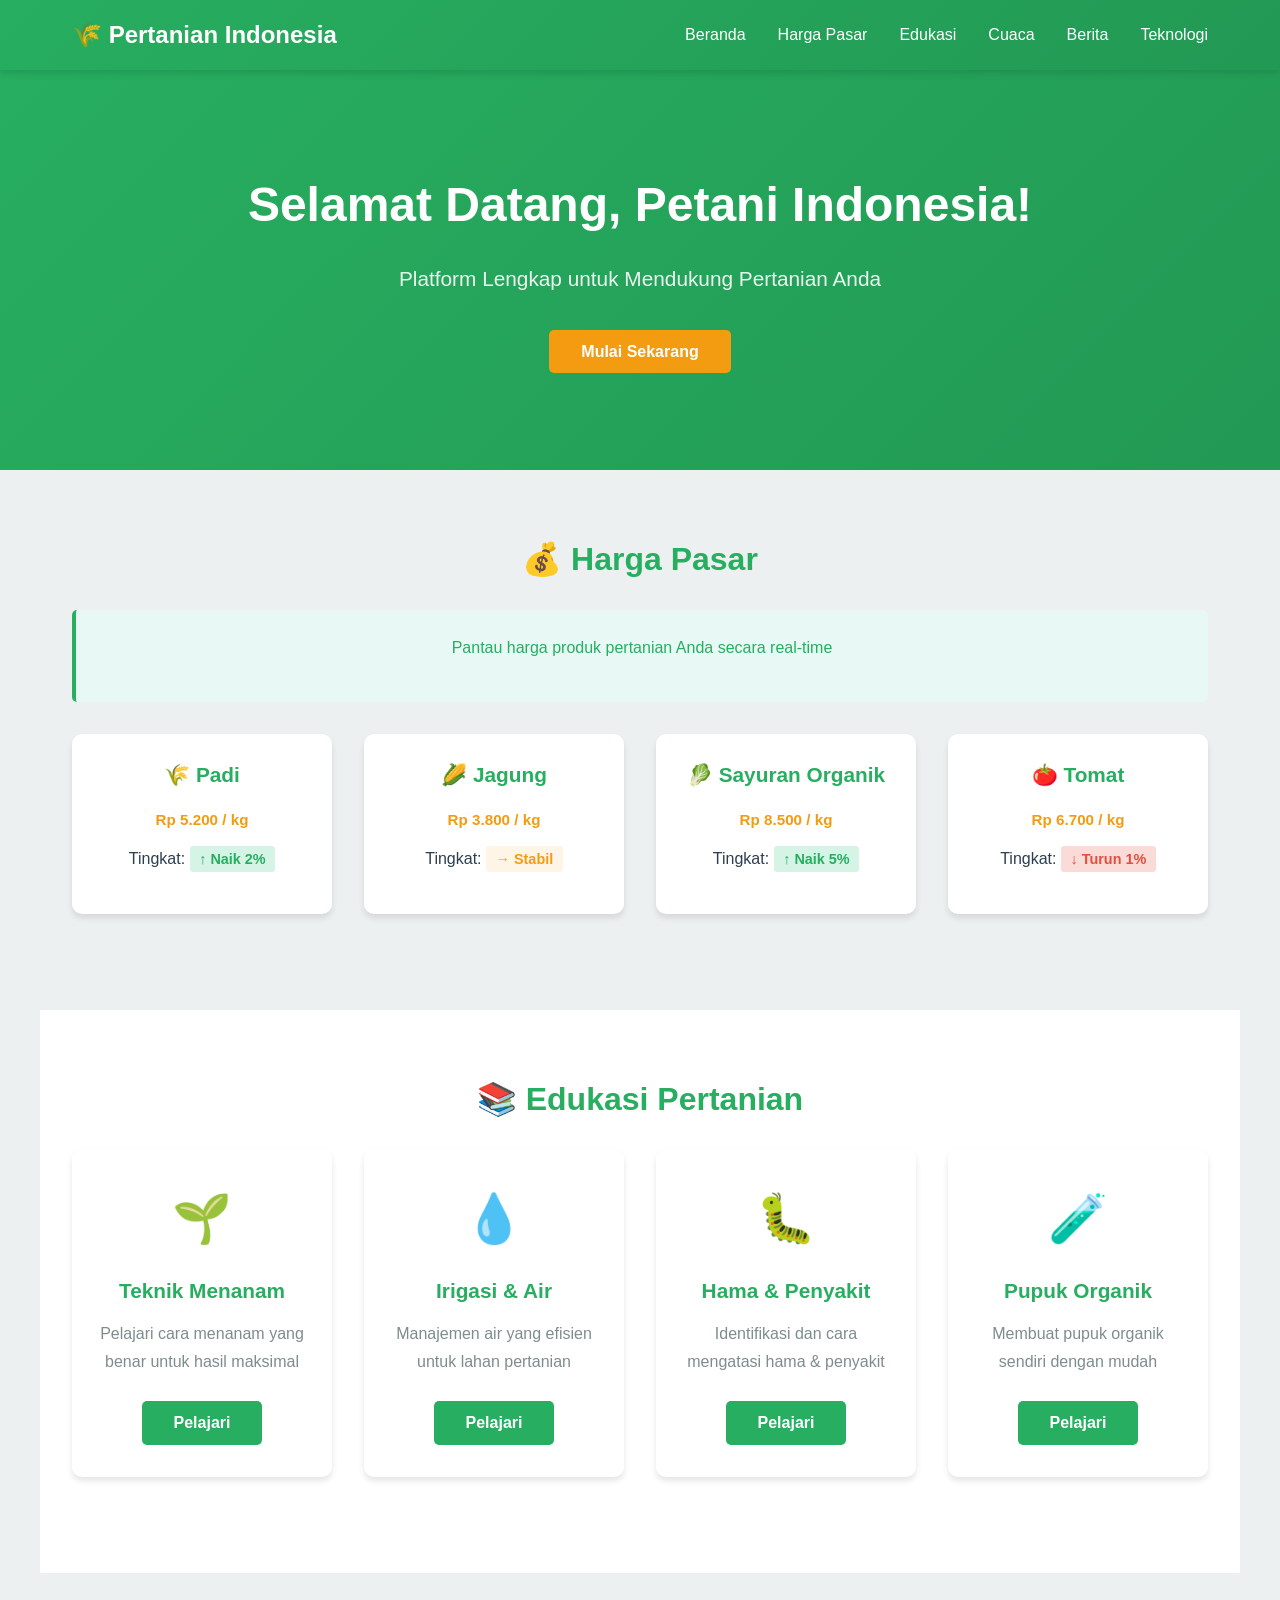
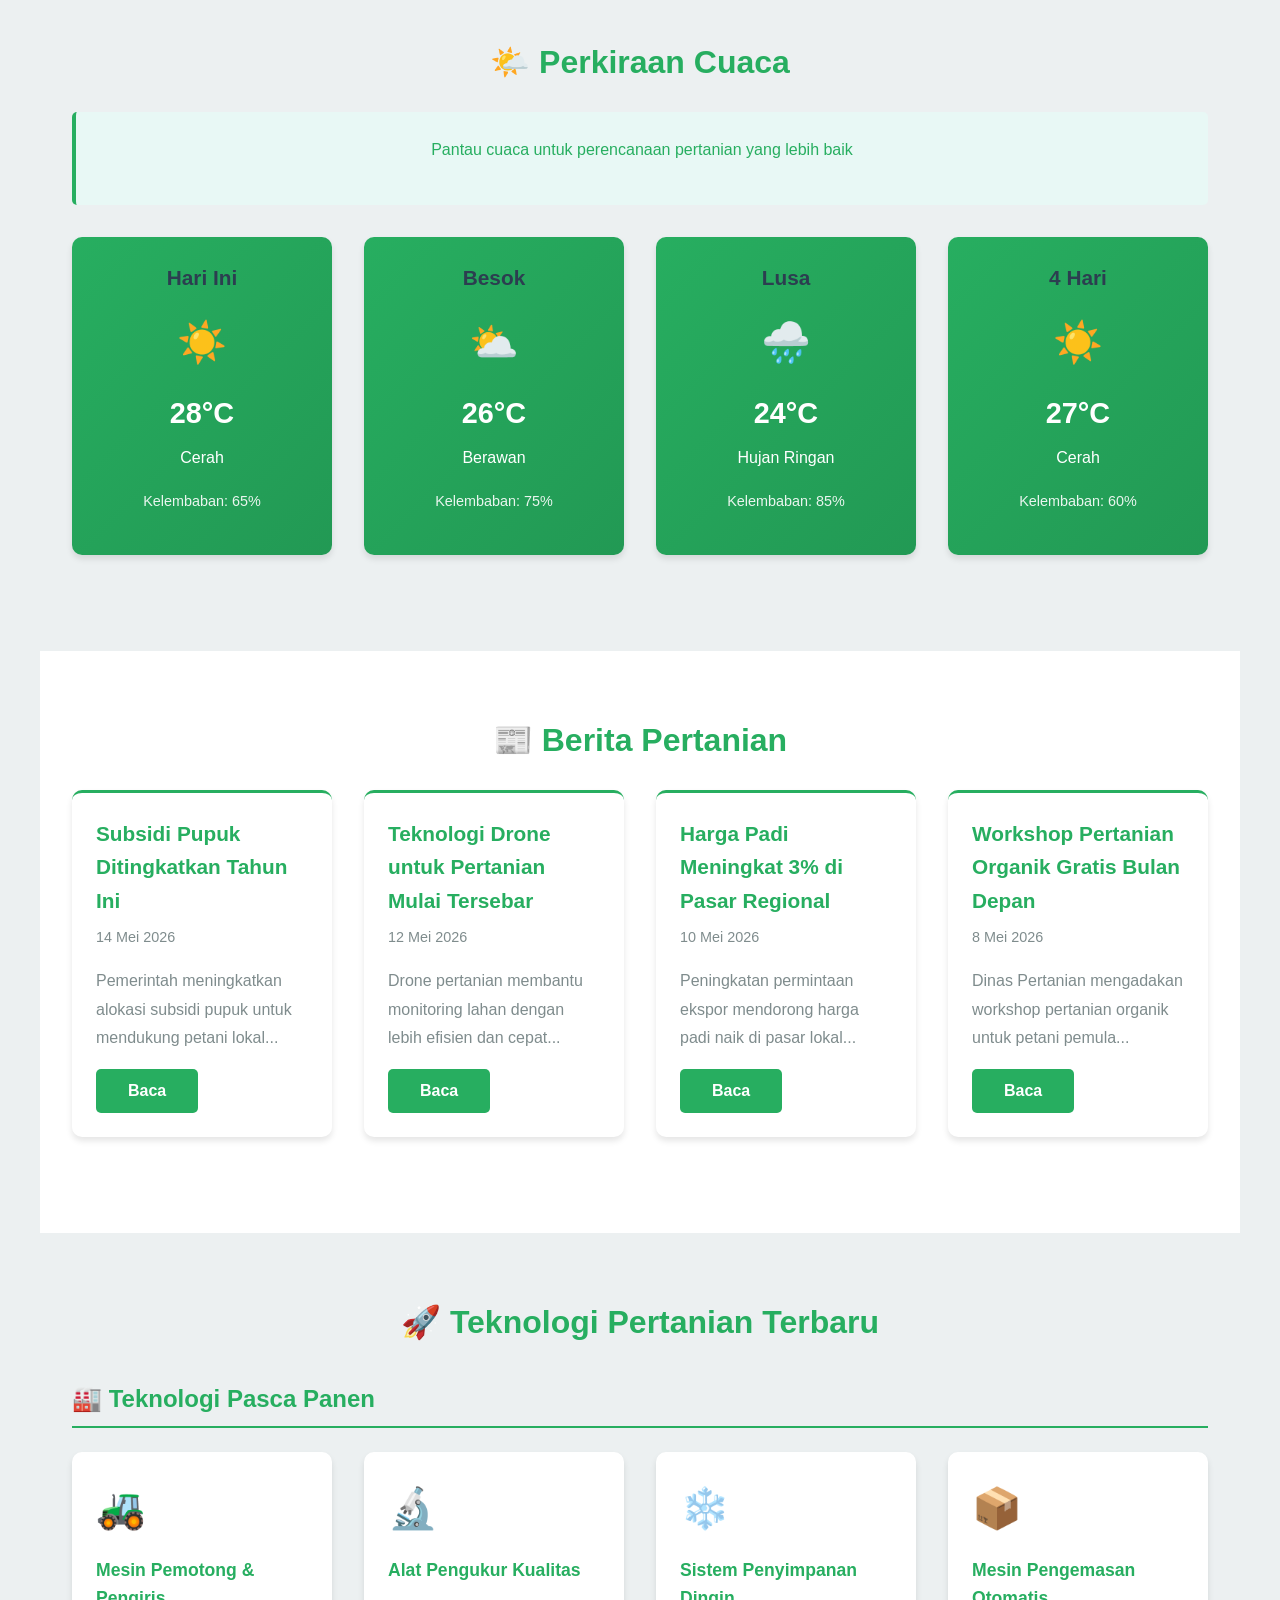
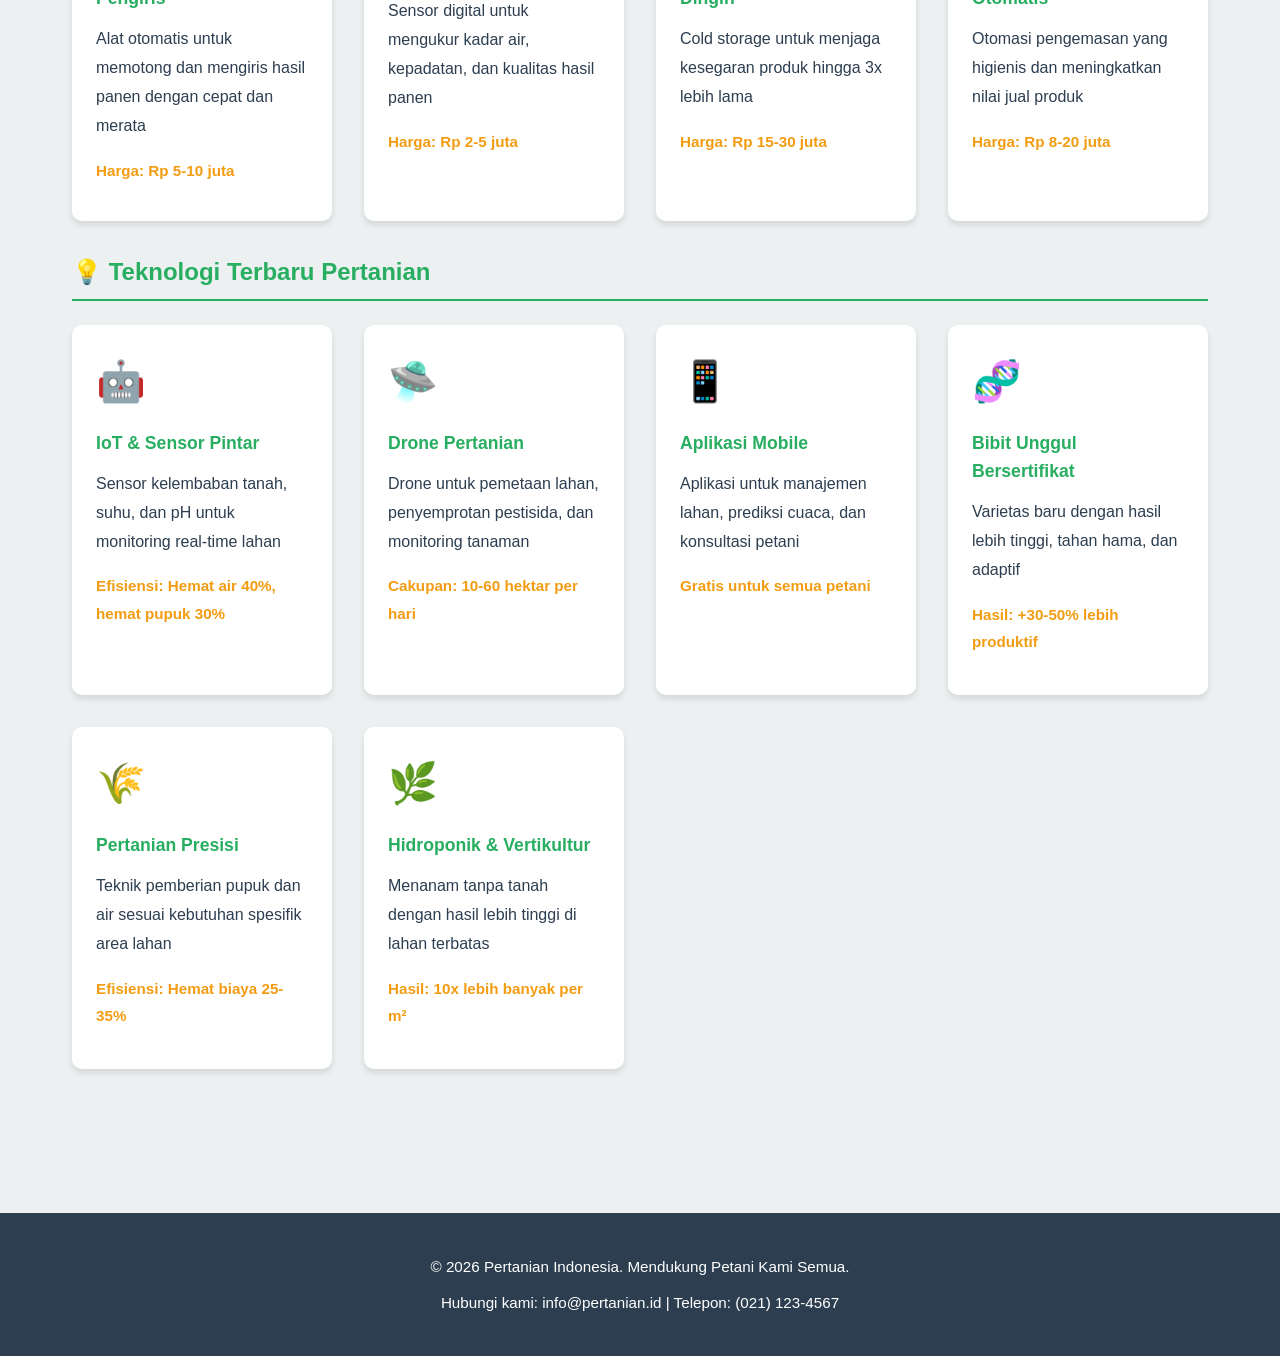
<file: pertanian/index.html>
<!DOCTYPE html>
<html lang="id">
<head>
    <meta charset="UTF-8">
    <meta name="viewport" content="width=device-width, initial-scale=1.0">
    <title>Pertanian Indonesia - Platform Pendukung Petani</title>
    <link rel="stylesheet" href="styles.css">
</head>
<body>
    <!-- Header/Navigation -->
    <header class="header">
        <nav class="navbar">
            <div class="logo">🌾 Pertanian Indonesia</div>
            <ul class="menu">
                <li><a href="#home">Beranda</a></li>
                <li><a href="#harga">Harga Pasar</a></li>
                <li><a href="#edukasi">Edukasi</a></li>
                <li><a href="#cuaca">Cuaca</a></li>
                <li><a href="#news">Berita</a></li>
                <li><a href="#teknologi">Teknologi</a></li>
            </ul>
        </nav>
    </header>

    <!-- Hero Section -->
    <section id="home" class="hero">
        <div class="hero-content">
            <h1>Selamat Datang, Petani Indonesia!</h1>
            <p>Platform Lengkap untuk Mendukung Pertanian Anda</p>
            <button class="btn btn-primary" onclick="scrollTo('harga')">Mulai Sekarang</button>
        </div>
    </section>

    <!-- Harga Pasar Section -->
    <section id="harga" class="section">
        <h2>💰 Harga Pasar</h2>
        <div class="info-box">
            <p>Pantau harga produk pertanian Anda secara real-time</p>
        </div>
        <div class="market-grid">
            <div class="market-card">
                <h3>🌾 Padi</h3>
                <div class="price">Rp 5.200 / kg</div>
                <p>Tingkat: <span class="trend up">↑ Naik 2%</span></p>
            </div>
            <div class="market-card">
                <h3>🌽 Jagung</h3>
                <div class="price">Rp 3.800 / kg</div>
                <p>Tingkat: <span class="trend stable">→ Stabil</span></p>
            </div>
            <div class="market-card">
                <h3>🥬 Sayuran Organik</h3>
                <div class="price">Rp 8.500 / kg</div>
                <p>Tingkat: <span class="trend up">↑ Naik 5%</span></p>
            </div>
            <div class="market-card">
                <h3>🍅 Tomat</h3>
                <div class="price">Rp 6.700 / kg</div>
                <p>Tingkat: <span class="trend down">↓ Turun 1%</span></p>
            </div>
        </div>
    </section>

    <!-- Edukasi Section -->
    <section id="edukasi" class="section section-alt">
        <h2>📚 Edukasi Pertanian</h2>
        <div class="education-grid">
            <div class="edu-card">
                <div class="edu-icon">🌱</div>
                <h3>Teknik Menanam</h3>
                <p>Pelajari cara menanam yang benar untuk hasil maksimal</p>
                <button class="btn btn-secondary" onclick="showModal('teknik')">Pelajari</button>
            </div>
            <div class="edu-card">
                <div class="edu-icon">💧</div>
                <h3>Irigasi & Air</h3>
                <p>Manajemen air yang efisien untuk lahan pertanian</p>
                <button class="btn btn-secondary" onclick="showModal('irigasi')">Pelajari</button>
            </div>
            <div class="edu-card">
                <div class="edu-icon">🐛</div>
                <h3>Hama & Penyakit</h3>
                <p>Identifikasi dan cara mengatasi hama & penyakit</p>
                <button class="btn btn-secondary" onclick="showModal('hama')">Pelajari</button>
            </div>
            <div class="edu-card">
                <div class="edu-icon">🧪</div>
                <h3>Pupuk Organik</h3>
                <p>Membuat pupuk organik sendiri dengan mudah</p>
                <button class="btn btn-secondary" onclick="showModal('pupuk')">Pelajari</button>
            </div>
        </div>
    </section>

    <!-- Cuaca Section -->
    <section id="cuaca" class="section">
        <h2>🌤️ Perkiraan Cuaca</h2>
        <div class="info-box">
            <p>Pantau cuaca untuk perencanaan pertanian yang lebih baik</p>
        </div>
        <div class="weather-grid">
            <div class="weather-card">
                <h3>Hari Ini</h3>
                <div class="weather-icon">☀️</div>
                <div class="weather-temp">28°C</div>
                <p>Cerah</p>
                <p class="small">Kelembaban: 65%</p>
            </div>
            <div class="weather-card">
                <h3>Besok</h3>
                <div class="weather-icon">⛅</div>
                <div class="weather-temp">26°C</div>
                <p>Berawan</p>
                <p class="small">Kelembaban: 75%</p>
            </div>
            <div class="weather-card">
                <h3>Lusa</h3>
                <div class="weather-icon">🌧️</div>
                <div class="weather-temp">24°C</div>
                <p>Hujan Ringan</p>
                <p class="small">Kelembaban: 85%</p>
            </div>
            <div class="weather-card">
                <h3>4 Hari</h3>
                <div class="weather-icon">☀️</div>
                <div class="weather-temp">27°C</div>
                <p>Cerah</p>
                <p class="small">Kelembaban: 60%</p>
            </div>
        </div>
    </section>

    <!-- Berita Section -->
    <section id="news" class="section section-alt">
        <h2>📰 Berita Pertanian</h2>
        <div class="news-grid">
            <div class="news-card">
                <h3>Subsidi Pupuk Ditingkatkan Tahun Ini</h3>
                <p class="news-date">14 Mei 2026</p>
                <p>Pemerintah meningkatkan alokasi subsidi pupuk untuk mendukung petani lokal...</p>
                <button class="btn btn-secondary" onclick="alert('Baca selengkapnya: Pemerintah meningkatkan alokasi subsidi pupuk hingga 20% untuk mendukung produktivitas pertanian. Petani dapat mendaftar di kantor desa setempat.')">Baca</button>
            </div>
            <div class="news-card">
                <h3>Teknologi Drone untuk Pertanian Mulai Tersebar</h3>
                <p class="news-date">12 Mei 2026</p>
                <p>Drone pertanian membantu monitoring lahan dengan lebih efisien dan cepat...</p>
                <button class="btn btn-secondary" onclick="alert('Baca selengkapnya: Drone pertanian dapat memetakan lahan, monitoring kesehatan tanaman, dan menghemat biaya operasional hingga 30%.')">Baca</button>
            </div>
            <div class="news-card">
                <h3>Harga Padi Meningkat 3% di Pasar Regional</h3>
                <p class="news-date">10 Mei 2026</p>
                <p>Peningkatan permintaan ekspor mendorong harga padi naik di pasar lokal...</p>
                <button class="btn btn-secondary" onclick="alert('Baca selengkapnya: Permintaan padi dari negara tetangga meningkat drastis, membuat harga padi naik 3% dibanding minggu lalu.')">Baca</button>
            </div>
            <div class="news-card">
                <h3>Workshop Pertanian Organik Gratis Bulan Depan</h3>
                <p class="news-date">8 Mei 2026</p>
                <p>Dinas Pertanian mengadakan workshop pertanian organik untuk petani pemula...</p>
                <button class="btn btn-secondary" onclick="alert('Baca selengkapnya: Workshop pertanian organik akan diselenggarakan di berbagai kabupaten dengan instruktur berpengalaman. Daftar sekarang di aplikasi atau kantor dinas setempat.')">Baca</button>
            </div>
        </div>
    </section>

    <!-- Teknologi Section -->
    <section id="teknologi" class="section">
        <h2>🚀 Teknologi Pertanian Terbaru</h2>
        
        <!-- Teknologi Pasca Panen -->
        <h3 class="subsection-title">🏭 Teknologi Pasca Panen</h3>
        <div class="tech-grid">
            <div class="tech-card">
                <div class="tech-icon">🚜</div>
                <h4>Mesin Pemotong & Pengiris</h4>
                <p>Alat otomatis untuk memotong dan mengiris hasil panen dengan cepat dan merata</p>
                <p class="price">Harga: Rp 5-10 juta</p>
            </div>
            <div class="tech-card">
                <div class="tech-icon">🔬</div>
                <h4>Alat Pengukur Kualitas</h4>
                <p>Sensor digital untuk mengukur kadar air, kepadatan, dan kualitas hasil panen</p>
                <p class="price">Harga: Rp 2-5 juta</p>
            </div>
            <div class="tech-card">
                <div class="tech-icon">❄️</div>
                <h4>Sistem Penyimpanan Dingin</h4>
                <p>Cold storage untuk menjaga kesegaran produk hingga 3x lebih lama</p>
                <p class="price">Harga: Rp 15-30 juta</p>
            </div>
            <div class="tech-card">
                <div class="tech-icon">📦</div>
                <h4>Mesin Pengemasan Otomatis</h4>
                <p>Otomasi pengemasan yang higienis dan meningkatkan nilai jual produk</p>
                <p class="price">Harga: Rp 8-20 juta</p>
            </div>
        </div>

        <!-- Teknologi Terbaru Pertanian -->
        <h3 class="subsection-title">💡 Teknologi Terbaru Pertanian</h3>
        <div class="tech-grid">
            <div class="tech-card">
                <div class="tech-icon">🤖</div>
                <h4>IoT & Sensor Pintar</h4>
                <p>Sensor kelembaban tanah, suhu, dan pH untuk monitoring real-time lahan</p>
                <p class="tech-detail">Efisiensi: Hemat air 40%, hemat pupuk 30%</p>
            </div>
            <div class="tech-card">
                <div class="tech-icon">🛸</div>
                <h4>Drone Pertanian</h4>
                <p>Drone untuk pemetaan lahan, penyemprotan pestisida, dan monitoring tanaman</p>
                <p class="tech-detail">Cakupan: 10-60 hektar per hari</p>
            </div>
            <div class="tech-card">
                <div class="tech-icon">📱</div>
                <h4>Aplikasi Mobile</h4>
                <p>Aplikasi untuk manajemen lahan, prediksi cuaca, dan konsultasi petani</p>
                <p class="tech-detail">Gratis untuk semua petani</p>
            </div>
            <div class="tech-card">
                <div class="tech-icon">🧬</div>
                <h4>Bibit Unggul Bersertifikat</h4>
                <p>Varietas baru dengan hasil lebih tinggi, tahan hama, dan adaptif</p>
                <p class="tech-detail">Hasil: +30-50% lebih produktif</p>
            </div>
            <div class="tech-card">
                <div class="tech-icon">🌾</div>
                <h4>Pertanian Presisi</h4>
                <p>Teknik pemberian pupuk dan air sesuai kebutuhan spesifik area lahan</p>
                <p class="tech-detail">Efisiensi: Hemat biaya 25-35%</p>
            </div>
            <div class="tech-card">
                <div class="tech-icon">🌿</div>
                <h4>Hidroponik & Vertikultur</h4>
                <p>Menanam tanpa tanah dengan hasil lebih tinggi di lahan terbatas</p>
                <p class="tech-detail">Hasil: 10x lebih banyak per m²</p>
            </div>
        </div>
    </section>

    <!-- Footer -->
    <footer class="footer">
        <p>&copy; 2026 Pertanian Indonesia. Mendukung Petani Kami Semua.</p>
        <p>Hubungi kami: info@pertanian.id | Telepon: (021) 123-4567</p>
    </footer>

    <!-- Modal untuk Edukasi -->
    <div id="eduModal" class="modal">
        <div class="modal-content">
            <span class="close" onclick="closeModal()">&times;</span>
            <div id="modalBody"></div>
        </div>
    </div>

    <script src="script.js"></script>
</body>
</html>
</file>
<file: pertanian/styles.css>
/* ============================================
   PERTANIAN INDONESIA - STYLING
   ============================================ */

/* Root Variables */
:root {
    --primary-color: #27ae60;
    --secondary-color: #229954;
    --accent-color: #f39c12;
    --text-color: #2c3e50;
    --light-bg: #ecf0f1;
    --white: #ffffff;
    --shadow: 0 4px 6px rgba(0, 0, 0, 0.1);
    --shadow-lg: 0 8px 12px rgba(0, 0, 0, 0.15);
}

/* Global Styles */
* {
    margin: 0;
    padding: 0;
    box-sizing: border-box;
}

html {
    scroll-behavior: smooth;
}

body {
    font-family: 'Segoe UI', Tahoma, Geneva, Verdana, sans-serif;
    line-height: 1.6;
    color: var(--text-color);
    background-color: var(--light-bg);
    overflow-x: hidden;
}

/* Typography */
h1 {
    font-size: 2.5rem;
    font-weight: 700;
    margin-bottom: 1rem;
    color: var(--text-color);
}

h2 {
    font-size: 2rem;
    font-weight: 700;
    margin-bottom: 1.5rem;
    color: var(--primary-color);
    text-align: center;
}

h3 {
    font-size: 1.3rem;
    font-weight: 600;
    color: var(--text-color);
    margin-bottom: 0.8rem;
}

h4 {
    font-size: 1.1rem;
    font-weight: 600;
    color: var(--text-color);
}

p {
    font-size: 1rem;
    line-height: 1.8;
    margin-bottom: 1rem;
}

/* Header & Navigation */
.header {
    background: linear-gradient(135deg, var(--primary-color), var(--secondary-color));
    color: white;
    padding: 1rem 0;
    position: sticky;
    top: 0;
    z-index: 100;
    box-shadow: var(--shadow);
}

.navbar {
    display: flex;
    justify-content: space-between;
    align-items: center;
    max-width: 1200px;
    margin: 0 auto;
    padding: 0 2rem;
    flex-wrap: wrap;
    gap: 2rem;
}

.logo {
    font-size: 1.5rem;
    font-weight: 700;
    white-space: nowrap;
}

.menu {
    display: flex;
    list-style: none;
    gap: 2rem;
    flex-wrap: wrap;
}

.menu a {
    color: white;
    text-decoration: none;
    font-weight: 500;
    transition: all 0.3s ease;
    font-size: 1rem;
}

.menu a:hover {
    color: var(--accent-color);
    transform: translateY(-2px);
}

/* Hero Section */
.hero {
    background: linear-gradient(135deg, var(--primary-color), var(--secondary-color));
    color: white;
    padding: 6rem 2rem;
    text-align: center;
    min-height: 400px;
    display: flex;
    align-items: center;
    justify-content: center;
}

.hero-content h1 {
    font-size: 3rem;
    margin-bottom: 1rem;
    color: white;
}

.hero-content p {
    font-size: 1.3rem;
    margin-bottom: 2rem;
    color: rgba(255, 255, 255, 0.9);
}

/* Buttons */
.btn {
    padding: 0.8rem 2rem;
    border: none;
    border-radius: 5px;
    font-size: 1rem;
    font-weight: 600;
    cursor: pointer;
    transition: all 0.3s ease;
    text-decoration: none;
    display: inline-block;
}

.btn-primary {
    background-color: var(--accent-color);
    color: white;
}

.btn-primary:hover {
    background-color: #e67e22;
    transform: scale(1.05);
    box-shadow: var(--shadow-lg);
}

.btn-secondary {
    background-color: var(--primary-color);
    color: white;
}

.btn-secondary:hover {
    background-color: var(--secondary-color);
    transform: translateY(-2px);
    box-shadow: var(--shadow-lg);
}

/* Sections */
.section {
    max-width: 1200px;
    margin: 0 auto;
    padding: 4rem 2rem;
}

.section-alt {
    background-color: var(--white);
}

.info-box {
    background-color: #e8f8f5;
    border-left: 4px solid var(--primary-color);
    padding: 1.5rem;
    margin-bottom: 2rem;
    border-radius: 5px;
    text-align: center;
    font-size: 1.1rem;
    color: var(--primary-color);
}

/* Grid Layouts */
.market-grid,
.education-grid,
.weather-grid,
.news-grid,
.tech-grid {
    display: grid;
    grid-template-columns: repeat(auto-fit, minmax(250px, 1fr));
    gap: 2rem;
    margin-bottom: 2rem;
}

/* Market Cards */
.market-card {
    background: white;
    border-radius: 10px;
    padding: 1.5rem;
    text-align: center;
    box-shadow: var(--shadow);
    transition: all 0.3s ease;
}

.market-card:hover {
    transform: translateY(-5px);
    box-shadow: var(--shadow-lg);
}

.market-card h3 {
    color: var(--primary-color);
    margin-bottom: 1rem;
}

.price {
    font-size: 1.8rem;
    font-weight: 700;
    color: var(--accent-color);
    margin: 0.8rem 0;
}

.trend {
    padding: 0.3rem 0.6rem;
    border-radius: 3px;
    font-weight: 600;
    font-size: 0.9rem;
}

.trend.up {
    background-color: #d5f4e6;
    color: #27ae60;
}

.trend.down {
    background-color: #fadbd8;
    color: #e74c3c;
}

.trend.stable {
    background-color: #fef5e7;
    color: #f39c12;
}

/* Education Cards */
.education-grid {
    grid-template-columns: repeat(auto-fit, minmax(200px, 1fr));
}

.edu-card {
    background: white;
    border-radius: 10px;
    padding: 2rem 1.5rem;
    text-align: center;
    box-shadow: var(--shadow);
    transition: all 0.3s ease;
}

.edu-card:hover {
    transform: scale(1.05);
    box-shadow: var(--shadow-lg);
}

.edu-icon {
    font-size: 3rem;
    margin-bottom: 1rem;
}

.edu-card h3 {
    color: var(--primary-color);
    margin-bottom: 0.8rem;
}

.edu-card p {
    color: #7f8c8d;
    margin-bottom: 1.5rem;
}

/* Weather Cards */
.weather-card {
    background: linear-gradient(135deg, var(--primary-color), var(--secondary-color));
    color: white;
    border-radius: 10px;
    padding: 1.5rem;
    text-align: center;
    box-shadow: var(--shadow);
    transition: all 0.3s ease;
}

.weather-card:hover {
    transform: translateY(-5px);
    box-shadow: var(--shadow-lg);
}

.weather-icon {
    font-size: 2.5rem;
    margin: 1rem 0;
}

.weather-temp {
    font-size: 1.8rem;
    font-weight: 700;
    margin: 0.5rem 0;
}

.small {
    font-size: 0.9rem;
    opacity: 0.9;
}

/* News Cards */
.news-card {
    background: white;
    border-radius: 10px;
    padding: 1.5rem;
    box-shadow: var(--shadow);
    transition: all 0.3s ease;
    border-top: 3px solid var(--primary-color);
}

.news-card:hover {
    box-shadow: var(--shadow-lg);
    transform: translateY(-3px);
}

.news-card h3 {
    color: var(--primary-color);
    margin-bottom: 0.5rem;
}

.news-date {
    font-size: 0.9rem;
    color: #95a5a6;
    margin-bottom: 0.8rem;
}

.news-card p {
    color: #7f8c8d;
    margin-bottom: 1rem;
}

/* Tech Cards */
.tech-card {
    background: white;
    border-radius: 10px;
    padding: 1.5rem;
    box-shadow: var(--shadow);
    transition: all 0.3s ease;
}

.tech-card:hover {
    transform: scale(1.03);
    box-shadow: var(--shadow-lg);
    border-bottom: 3px solid var(--accent-color);
}

.tech-icon {
    font-size: 2.5rem;
    margin-bottom: 1rem;
}

.tech-card h4 {
    color: var(--primary-color);
    margin-bottom: 0.8rem;
}

.price,
.tech-detail {
    color: var(--accent-color);
    font-weight: 600;
    font-size: 0.95rem;
    margin-top: 1rem;
}

/* Subsection Title */
.subsection-title {
    font-size: 1.5rem;
    color: var(--primary-color);
    margin-top: 2rem;
    margin-bottom: 1.5rem;
    padding-bottom: 0.5rem;
    border-bottom: 2px solid var(--primary-color);
}

/* Modal */
.modal {
    display: none;
    position: fixed;
    z-index: 1000;
    left: 0;
    top: 0;
    width: 100%;
    height: 100%;
    background-color: rgba(0, 0, 0, 0.5);
    overflow-y: auto;
}

.modal-content {
    background-color: white;
    margin: 2% auto;
    padding: 2rem;
    border-radius: 10px;
    width: 90%;
    max-width: 700px;
    box-shadow: var(--shadow-lg);
    animation: slideIn 0.3s ease;
}

@keyframes slideIn {
    from {
        transform: translateY(-50px);
        opacity: 0;
    }
    to {
        transform: translateY(0);
        opacity: 1;
    }
}

.close {
    color: #aaa;
    float: right;
    font-size: 2rem;
    font-weight: bold;
    cursor: pointer;
    transition: color 0.3s ease;
}

.close:hover {
    color: var(--primary-color);
}

.modal-content h2 {
    color: var(--primary-color);
    text-align: left;
    margin-top: 1rem;
}

.modal-content h3 {
    color: var(--secondary-color);
    margin-top: 1.5rem;
}

.modal-content ul,
.modal-content ol {
    margin: 1rem 0 1rem 2rem;
    line-height: 2;
}

.modal-content li {
    margin-bottom: 0.5rem;
    color: #7f8c8d;
}

.modal-content strong {
    color: var(--primary-color);
}

/* Footer */
.footer {
    background: var(--text-color);
    color: white;
    text-align: center;
    padding: 2rem;
    margin-top: 3rem;
}

.footer p {
    margin: 0.5rem 0;
    font-size: 0.95rem;
}

/* Responsive Design */
@media (max-width: 768px) {
    h1 {
        font-size: 2rem;
    }

    h2 {
        font-size: 1.5rem;
    }

    .hero-content h1 {
        font-size: 2rem;
    }

    .hero-content p {
        font-size: 1rem;
    }

    .navbar {
        gap: 1rem;
        padding: 0 1rem;
    }

    .menu {
        gap: 1rem;
        flex-wrap: wrap;
    }

    .menu a {
        font-size: 0.9rem;
    }

    .logo {
        font-size: 1.2rem;
    }

    .section {
        padding: 2rem 1rem;
    }

    .market-grid,
    .education-grid,
    .weather-grid,
    .news-grid,
    .tech-grid {
        grid-template-columns: 1fr;
        gap: 1.5rem;
    }

    .btn {
        padding: 0.7rem 1.5rem;
        font-size: 0.95rem;
    }

    .modal-content {
        width: 95%;
        padding: 1.5rem;
    }

    .hero {
        padding: 4rem 1rem;
        min-height: 300px;
    }
}

@media (max-width: 480px) {
    h1 {
        font-size: 1.5rem;
    }

    h2 {
        font-size: 1.3rem;
    }

    .hero-content h1 {
        font-size: 1.5rem;
    }

    .hero-content p {
        font-size: 0.95rem;
    }

    .logo {
        font-size: 1rem;
    }

    .menu {
        flex-direction: column;
        gap: 0.5rem;
    }

    .menu a {
        font-size: 0.85rem;
    }

    .price {
        font-size: 1.5rem;
    }

    .weather-icon {
        font-size: 2rem;
    }

    .weather-temp {
        font-size: 1.5rem;
    }

    .tech-icon,
    .edu-icon {
        font-size: 2rem;
    }

    .btn {
        padding: 0.6rem 1.2rem;
        font-size: 0.9rem;
    }

    .section {
        padding: 1.5rem 1rem;
    }

    .modal-content {
        margin: 5% auto;
        padding: 1rem;
    }

    .modal-content h2 {
        font-size: 1.3rem;
    }

    .modal-content h3 {
        font-size: 1.1rem;
    }
}

/* Utility Classes */
.text-center {
    text-align: center;
}

.mt-1 {
    margin-top: 1rem;
}

.mb-1 {
    margin-bottom: 1rem;
}

/* Animations */
@keyframes fadeInUp {
    from {
        opacity: 0;
        transform: translateY(30px);
    }
    to {
        opacity: 1;
        transform: translateY(0);
    }
}

.edu-card,
.market-card,
.weather-card,
.news-card,
.tech-card {
    animation: fadeInUp 0.6s ease forwards;
}

/* Scrollbar Styling */
::-webkit-scrollbar {
    width: 10px;
}

::-webkit-scrollbar-track {
    background: var(--light-bg);
}

::-webkit-scrollbar-thumb {
    background: var(--primary-color);
    border-radius: 5px;
}

::-webkit-scrollbar-thumb:hover {
    background: var(--secondary-color);
}

/* Print Styles */
@media print {
    .header,
    .footer,
    .btn {
        display: none;
    }

    body {
        background: white;
    }
}
</file>
